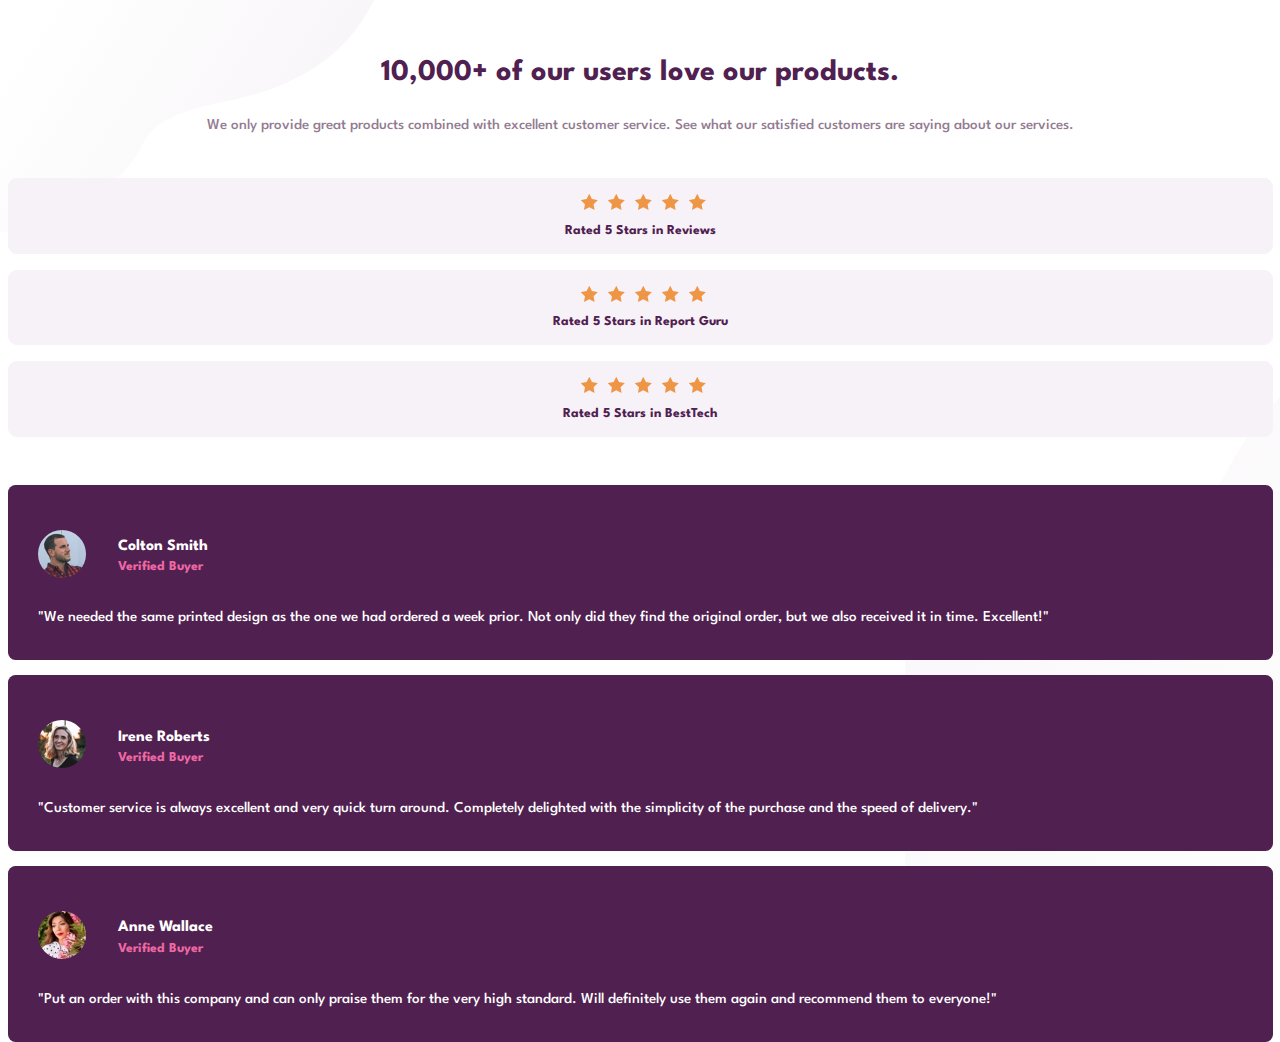
<file: index.html>
<!DOCTYPE html>
<html lang="es">
  <head>
    <meta charset="UTF-8" />
    <meta name="viewport" content="width=device-width, initial-scale=1.0" />
    <link
      rel="icon"
      type="image/png"
      sizes="32x32"
      href="assets/img/favicon-32x32.png"
    />
    <link rel="stylesheet" href="css/normalize.css" />
    <link rel="stylesheet" href="css/style.css" />
    <title>Frontend Mentor | Social proof section</title>
  </head>
  <body>
    <header class="header">
      <section class="header-left">
        <h1 class="header-left__h1">10,000+ of our users love our products.</h1>
        <h2 class="header-left__h2">
          We only provide great products combined with excellent customer
          service. See what our satisfied customers are saying about our
          services.
        </h2>
      </section>
      <section class="header-right">
        <article class="rating-container">
          <div class="rating-img">
            <img
              src="assets/img/icon-star.svg"
              alt="icon-star"
              class="rating-img__img"
            />
            <img
              src="assets/img/icon-star.svg"
              alt="icon-star"
              class="rating-img__img"
            />
            <img
              src="assets/img/icon-star.svg"
              alt="icon-star"
              class="rating-img__img"
            />
            <img
              src="assets/img/icon-star.svg"
              alt="icon-star"
              class="rating-img__img"
            />
            <img
              src="assets/img/icon-star.svg"
              alt="icon-star"
              class="rating-img__img"
            />
          </div>
          <p class="rating-paragraph">Rated 5 Stars in Reviews</p>
        </article>
        <article class="rating-container">
          <div class="rating-img">
            <img
              src="assets/img/icon-star.svg"
              alt="icon-star"
              class="rating-img__img"
            />
            <img
              src="assets/img/icon-star.svg"
              alt="icon-star"
              class="rating-img__img"
            />
            <img
              src="assets/img/icon-star.svg"
              alt="icon-star"
              class="rating-img__img"
            />
            <img
              src="assets/img/icon-star.svg"
              alt="icon-star"
              class="rating-img__img"
            />
            <img
              src="assets/img/icon-star.svg"
              alt="icon-star"
              class="rating-img__img"
            />
          </div>
          <p class="rating-paragraph">Rated 5 Stars in Report Guru</p>
        </article>
        <article class="rating-container">
          <div class="rating-img">
            <img
              src="assets/img/icon-star.svg"
              alt="icon-star"
              class="rating-img__img"
            />
            <img
              src="assets/img/icon-star.svg"
              alt="icon-star"
              class="rating-img__img"
            />
            <img
              src="assets/img/icon-star.svg"
              alt="icon-star"
              class="rating-img__img"
            />
            <img
              src="assets/img/icon-star.svg"
              alt="icon-star"
              class="rating-img__img"
            />
            <img
              src="assets/img/icon-star.svg"
              alt="icon-star"
              class="rating-img__img"
            />
          </div>
          <p class="rating-paragraph">Rated 5 Stars in BestTech</p>
        </article>
      </section>
    </header>

    <section class="cards">
      <article class="card">
        <div class="card-header">
          <figure class="card-image">
            <img
              src="assets/img/image-colton.jpg"
              alt="image-colton"
              class="card-image__img"
            />
          </figure>
          <div class="card-names">
            <h3 class="card-names__name">Colton Smith</h3>
            <h4 class="card-names__verified">Verified Buyer</h4>
          </div>
        </div>
        <p class="card-description">
          "We needed the same printed design as the one we had ordered a week
          prior. Not only did they find the original order, but we also received
          it in time. Excellent!"
        </p>
      </article>
      <article class="card">
        <div class="card-header">
          <figure class="card-image">
            <img
              src="assets/img/image-irene.jpg"
              alt="image-irene"
              class="card-image__img"
            />
          </figure>
          <div class="card-names">
            <h3 class="card-names__name">Irene Roberts</h3>
            <h4 class="card-names__verified">Verified Buyer</h4>
          </div>
        </div>
        <p class="card-description">
          "Customer service is always excellent and very quick turn around.
          Completely delighted with the simplicity of the purchase and the speed
          of delivery."
        </p>
      </article>
      <article class="card">
        <div class="card-header">
          <figure class="card-image">
            <img
              src="assets/img/image-anne.jpg"
              alt="image-anne"
              class="card-image__img"
            />
          </figure>
          <div class="card-names">
            <h3 class="card-names__name">Anne Wallace</h3>
            <h4 class="card-names__verified">Verified Buyer</h4>
          </div>
        </div>
        <p class="card-description">
          "Put an order with this company and can only praise them for the very
          high standard. Will definitely use them again and recommend them to
          everyone!"
        </p>
      </article>
    </section>
  </body>
</html>
</file>
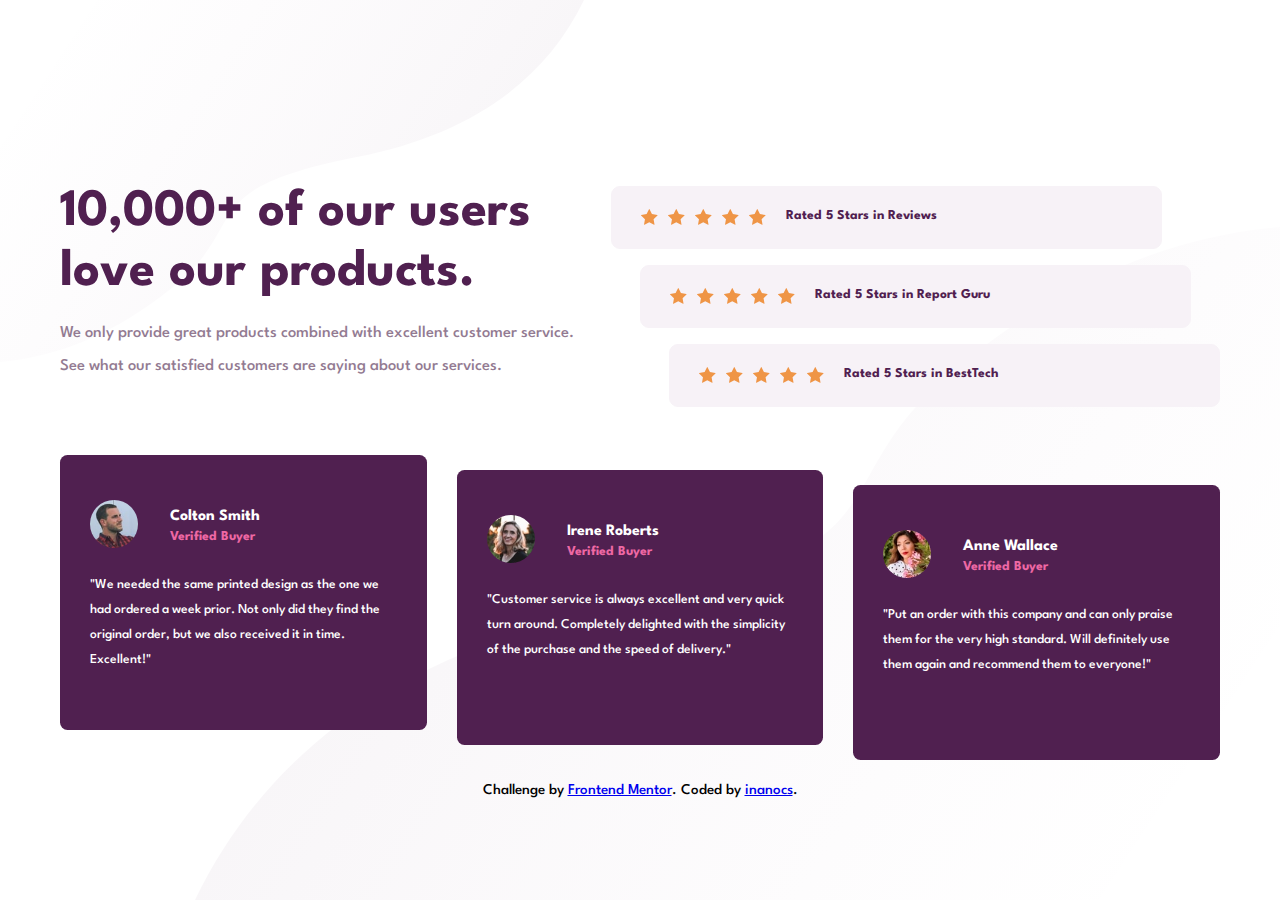
<file: src/index.html>
<!DOCTYPE html>
<html lang="es">
  <head>
    <meta charset="UTF-8" />
    <meta name="viewport" content="width=device-width, initial-scale=1.0" />
    <link rel="preconnect" href="https://fonts.gstatic.com" />
    <link
      href="https://fonts.googleapis.com/css2?family=Spartan:wght@400;500;700&display=swap"
      rel="stylesheet"
    />
    <link
      rel="icon"
      type="image/png"
      sizes="32x32"
      href="assets/img/favicon-32x32.png"
    />
    <link rel="stylesheet" href="css/normalize.css" />
    <link rel="stylesheet" href="css/style.css" />
    <title>Frontend Mentor | Social proof section</title>
  </head>
  <body>
    <header class="header">
      <section class="header-left">
        <h1 class="header-left__h1">10,000+ of our users love our products.</h1>
        <h2 class="header-left__h2">
          We only provide great products combined with excellent customer
          service. See what our satisfied customers are saying about our
          services.
        </h2>
      </section>
      <section class="header-right">
        <article class="rating-container">
          <div class="rating-img">
            <img
              src="assets/img/icon-star.svg"
              alt="icon-star"
              class="rating-img__img"
            />
            <img
              src="assets/img/icon-star.svg"
              alt="icon-star"
              class="rating-img__img"
            />
            <img
              src="assets/img/icon-star.svg"
              alt="icon-star"
              class="rating-img__img"
            />
            <img
              src="assets/img/icon-star.svg"
              alt="icon-star"
              class="rating-img__img"
            />
            <img
              src="assets/img/icon-star.svg"
              alt="icon-star"
              class="rating-img__img"
            />
          </div>
          <p class="rating-paragraph">Rated 5 Stars in Reviews</p>
        </article>
        <article class="rating-container">
          <div class="rating-img">
            <img
              src="assets/img/icon-star.svg"
              alt="icon-star"
              class="rating-img__img"
            />
            <img
              src="assets/img/icon-star.svg"
              alt="icon-star"
              class="rating-img__img"
            />
            <img
              src="assets/img/icon-star.svg"
              alt="icon-star"
              class="rating-img__img"
            />
            <img
              src="assets/img/icon-star.svg"
              alt="icon-star"
              class="rating-img__img"
            />
            <img
              src="assets/img/icon-star.svg"
              alt="icon-star"
              class="rating-img__img"
            />
          </div>
          <p class="rating-paragraph">Rated 5 Stars in Report Guru</p>
        </article>
        <article class="rating-container">
          <div class="rating-img">
            <img
              src="assets/img/icon-star.svg"
              alt="icon-star"
              class="rating-img__img"
            />
            <img
              src="assets/img/icon-star.svg"
              alt="icon-star"
              class="rating-img__img"
            />
            <img
              src="assets/img/icon-star.svg"
              alt="icon-star"
              class="rating-img__img"
            />
            <img
              src="assets/img/icon-star.svg"
              alt="icon-star"
              class="rating-img__img"
            />
            <img
              src="assets/img/icon-star.svg"
              alt="icon-star"
              class="rating-img__img"
            />
          </div>
          <p class="rating-paragraph">Rated 5 Stars in BestTech</p>
        </article>
      </section>
    </header>

    <section class="cards">
      <article class="card">
        <div class="card-header">
          <figure class="card-image">
            <img
              src="assets/img/image-colton.jpg"
              alt="image-colton"
              class="card-image__img"
            />
          </figure>
          <div class="card-names">
            <h3 class="card-names__name">Colton Smith</h3>
            <h4 class="card-names__verified">Verified Buyer</h4>
          </div>
        </div>
        <p class="card-description">
          "We needed the same printed design as the one we had ordered a week
          prior. Not only did they find the original order, but we also received
          it in time. Excellent!"
        </p>
      </article>
      <article class="card">
        <div class="card-header">
          <figure class="card-image">
            <img
              src="assets/img/image-irene.jpg"
              alt="image-irene"
              class="card-image__img"
            />
          </figure>
          <div class="card-names">
            <h3 class="card-names__name">Irene Roberts</h3>
            <h4 class="card-names__verified">Verified Buyer</h4>
          </div>
        </div>
        <p class="card-description">
          "Customer service is always excellent and very quick turn around.
          Completely delighted with the simplicity of the purchase and the speed
          of delivery."
        </p>
      </article>
      <article class="card">
        <div class="card-header">
          <figure class="card-image">
            <img
              src="assets/img/image-anne.jpg"
              alt="image-anne"
              class="card-image__img"
            />
          </figure>
          <div class="card-names">
            <h3 class="card-names__name">Anne Wallace</h3>
            <h4 class="card-names__verified">Verified Buyer</h4>
          </div>
        </div>
        <p class="card-description">
          "Put an order with this company and can only praise them for the very
          high standard. Will definitely use them again and recommend them to
          everyone!"
        </p>
      </article>
    </section>

    <footer class="footer">
      <p class="footer-paragraph">
        Challenge by
        <a
          href="https://www.frontendmentor.io/challenges/social-proof-section-6e0qTv_bA"
          target="_blank"
          >Frontend Mentor</a
        >. Coded by <a href="https://github.com/inanocs/">inanocs</a>.
      </p>
    </footer>
  </body>
</html>
</file>
<file: css/style.css>
@import url("https://fonts.googleapis.com/css2?family=Spartan:wght@400;500;700&display=swap");
* {
  box-sizing: border-box;
}

:root {
  /* Colors */

  /* Primary */
  --very-dark-magenta: hsl(300, 43%, 22%);
  --soft-pink: hsl(333, 80%, 67%);

  /* Neutral */
  --dark-grayish-magenta: hsl(303, 10%, 53%);
  --light-grayish-magenta: hsl(300, 24%, 96%);
  --white: hsl(0, 0%, 100%);
}

img {
  max-width: 100%;
}

h3,
h4 {
  margin: 0;
}

body {
  background: url("../assets/img/bg-pattern-top-mobile.svg") top left no-repeat,
    url("../assets/img/bg-pattern-bottom-mobile.svg") bottom right no-repeat;
  display: flex;
  flex-direction: column;
  justify-content: space-between;
  height: 100vh;
  font-size: 15px;
  font-family: "Spartan", sans-serif;
  padding: 0.5em;
}

.header {
  display: grid;
  text-align: center;
}

.header-left {
  margin-top: 3rem;
}

.header-left__h1 {
  color: var(--very-dark-magenta);
  margin: 0px auto;
  width: 90%;
}
.header-left__h2 {
  color: var(--dark-grayish-magenta);
  font-size: 1em;
  font-weight: 500;
  padding: 1em;
}

.header-right {
  display: flex;
  flex-direction: column;
}

.rating-container {
  background-color: var(--light-grayish-magenta);
  border: 1px solid var(--light-grayish-magenta);
  border-radius: 0.6em;
  display: flex;
  flex-direction: column;
  justify-content: center;
  align-items: center;
  margin-top: 1rem;
}
.rating-img {
  line-height: 0;
  margin-top: 1em;
}

.rating-img__img {
  margin-left: 0.4em;
}

.rating-paragraph {
  font-size: 0.9em;
  font-weight: 700;
  color: var(--very-dark-magenta);
}

.cards {
  display: grid;
  margin: 2.2em 0;
}

.card {
  background-color: var(--very-dark-magenta);
  border-radius: 0.5em;
  color: var(--white);
  /* height: 300px; */
  padding: 2em;
  margin-top: 1em;
}

.card-header {
  align-items: center;
  display: flex;
  margin-top: 1em;
}
.card-image {
  margin: 0;
}
.card-image__img {
  border-radius: 50%;
  max-width: 60%;
}

.card-names {
  font-size: 0.9em;
}
.card-names__verified {
  margin-top: 0.4em;
  color: var(--soft-pink);
}
.card-description {
  font-weight: 500;
  line-height: 25px;
  margin: 0;
  margin-top: 1.5em;
  width: 100%;
}

.footer {
  font-size: 1em;
  font-weight: 500;
  text-align: center;
  margin-bottom: 1em;
}

.footer-paragraph {
  line-height: 25px;
}

@media screen and (min-width: 1440px) {
  body {
    background: url("../assets/img/bg-pattern-top-desktop.svg") top left
        no-repeat,
      url("../assets/img/bg-pattern-bottom-desktop.svg") bottom right no-repeat;
    padding: 9em;
    justify-content: space-evenly;
  }
  .header {
    align-items: center;
    text-align: left;
    grid-template-columns: repeat(2, 1fr);
  }
  .header-left__h1 {
    margin: 0;
    font-size: 3.5em;
  }

  .header-left__h2 {
    font-size: 1.1em;
    line-height: 2em;
    padding: 0;
    width: 90%;
  }

  .header-right {
    position: relative;
  }
  .rating-container {
    flex-direction: row;
    justify-content: flex-start;
    padding: 1.5em;
    position: relative;
    width: 70%;
  }

  .rating-container:first-child {
    left: 10%;
  }

  .rating-container:nth-child(2) {
    left: 20%;
  }

  .rating-container:last-child {
    left: 30%;
  }
  .rating-paragraph {
    margin: 0;
    margin-left: 1.5em;
  }
  .rating-img {
    margin-top: 0;
  }

  .cards {
    grid-template-columns: repeat(3, 1fr);
    grid-gap: 2em;
  }

  .card {
    position: relative;
  }

  .card:nth-child(2) {
    top: 1em;
  }
  .card:last-child {
    top: 2em;
  }

  .card-description {
    font-size: 0.9em;
    padding-top: 1.5em;
    padding-bottom: 2em;
    line-height: 25px;
    margin: 0;
  }

  .footer {
    margin: 0;
  }
}
@media screen and (min-width: 1700px) {
  body {
    padding-left: 15em;
    padding-right: 15em;
  }
}
</file>
<file: src/css/style.css>
* {
  box-sizing: border-box;
}

:root {
  /* Colors */

  /* Primary */
  --very-dark-magenta: hsl(300, 43%, 22%);
  --soft-pink: hsl(333, 80%, 67%);

  /* Neutral */
  --dark-grayish-magenta: hsl(303, 10%, 53%);
  --light-grayish-magenta: hsl(300, 24%, 96%);
  --white: hsl(0, 0%, 100%);
}

img {
  max-width: 100%;
}

h3,
h4 {
  margin: 0;
}

body {
  background: url("../assets/img/bg-pattern-top-mobile.svg") top left no-repeat,
    url("../assets/img/bg-pattern-bottom-mobile.svg") bottom right no-repeat;
  display: flex;
  flex-direction: column;
  justify-content: space-between;
  height: 100vh;
  font-size: 15px;
  font-family: "Spartan", sans-serif;
  padding: 0.5em;
}

.header {
  display: grid;
  text-align: center;
}

.header-left {
  margin-top: 3rem;
}

.header-left__h1 {
  color: var(--very-dark-magenta);
  margin: 0px auto;
  width: 90%;
}
.header-left__h2 {
  color: var(--dark-grayish-magenta);
  font-size: 1em;
  font-weight: 500;
  padding: 1em;
}

.header-right {
  display: flex;
  flex-direction: column;
}

.rating-container {
  background-color: var(--light-grayish-magenta);
  border: 1px solid var(--light-grayish-magenta);
  border-radius: 0.6em;
  display: flex;
  flex-direction: column;
  justify-content: center;
  align-items: center;
  margin-top: 1rem;
}
.rating-img {
  line-height: 0;
  margin-top: 1em;
}

.rating-img__img {
  margin-left: 0.4em;
}

.rating-paragraph {
  font-size: 0.9em;
  font-weight: 700;
  color: var(--very-dark-magenta);
}

.cards {
  display: grid;
  margin: 2.2em 0;
}

.card {
  background-color: var(--very-dark-magenta);
  border-radius: 0.5em;
  color: var(--white);
  /* height: 300px; */
  padding: 2em;
  margin-top: 1em;
}

.card-header {
  align-items: center;
  display: flex;
  margin-top: 1em;
}
.card-image {
  margin: 0;
}
.card-image__img {
  border-radius: 50%;
  max-width: 60%;
}

.card-names {
  font-size: 0.9em;
}
.card-names__verified {
  margin-top: 0.4em;
  color: var(--soft-pink);
}
.card-description {
  font-weight: 500;
  line-height: 25px;
  margin: 0;
  margin-top: 1.5em;
  width: 100%;
}

.footer {
  font-size: 1em;
  font-weight: 500;
  text-align: center;
  margin-bottom: 1em;
}

.footer-paragraph {
  line-height: 25px;
}

@media screen and (min-width: 992px) {
  body {
    background: url("../assets/img/bg-pattern-top-desktop.svg") top left
        no-repeat,
      url("../assets/img/bg-pattern-bottom-desktop.svg") bottom right no-repeat;
    padding: 9em 4em;
  }
  .header {
    align-items: baseline;
    text-align: left;
    grid-template-columns: repeat(2, 1fr);
  }
  .header-left__h1 {
    margin: 0;
    font-size: 3.5em;
  }

  .header-left__h2 {
    font-size: 1.1em;
    line-height: 2em;
    padding: 0;
    width: 90%;
  }

  .header-right {
    position: relative;
  }
  .rating-container {
    flex-direction: row;
    justify-content: flex-start;
    padding: 1.5em;
    position: relative;
    max-width: 95%;
  }

  .rating-container:first-child {
    left: -5%;
  }

  .rating-container:nth-child(2) {
    left: 0%;
  }

  .rating-container:last-child {
    left: 5%;
  }
  .rating-paragraph {
    margin: 0;
    margin-left: 1.5em;
  }
  .rating-img {
    margin-top: 0;
  }

  .cards {
    grid-template-columns: repeat(3, 1fr);
    grid-gap: 2em;
  }

  .card {
    position: relative;
  }

  .card:nth-child(2) {
    top: 1em;
  }
  .card:last-child {
    top: 2em;
  }

  .card-description {
    font-size: 0.9em;
    padding-top: 1.5em;
    padding-bottom: 2em;
    line-height: 25px;
    margin: 0;
  }

  .footer {
    margin: 0;
  }
}

@media screen and (min-width: 1440px) {
  body {
    padding: 9em;
    justify-content: space-evenly;
  }

  .rating-container {
    max-width: 70%;
  }

  .rating-container:first-child {
    left: 10%;
  }

  .rating-container:nth-child(2) {
    left: 20%;
  }

  .rating-container:last-child {
    left: 30%;
  }
}

@media screen and (min-width: 1700px) {
  body {
    padding-left: 15em;
    padding-right: 15em;
  }
}
</file>
